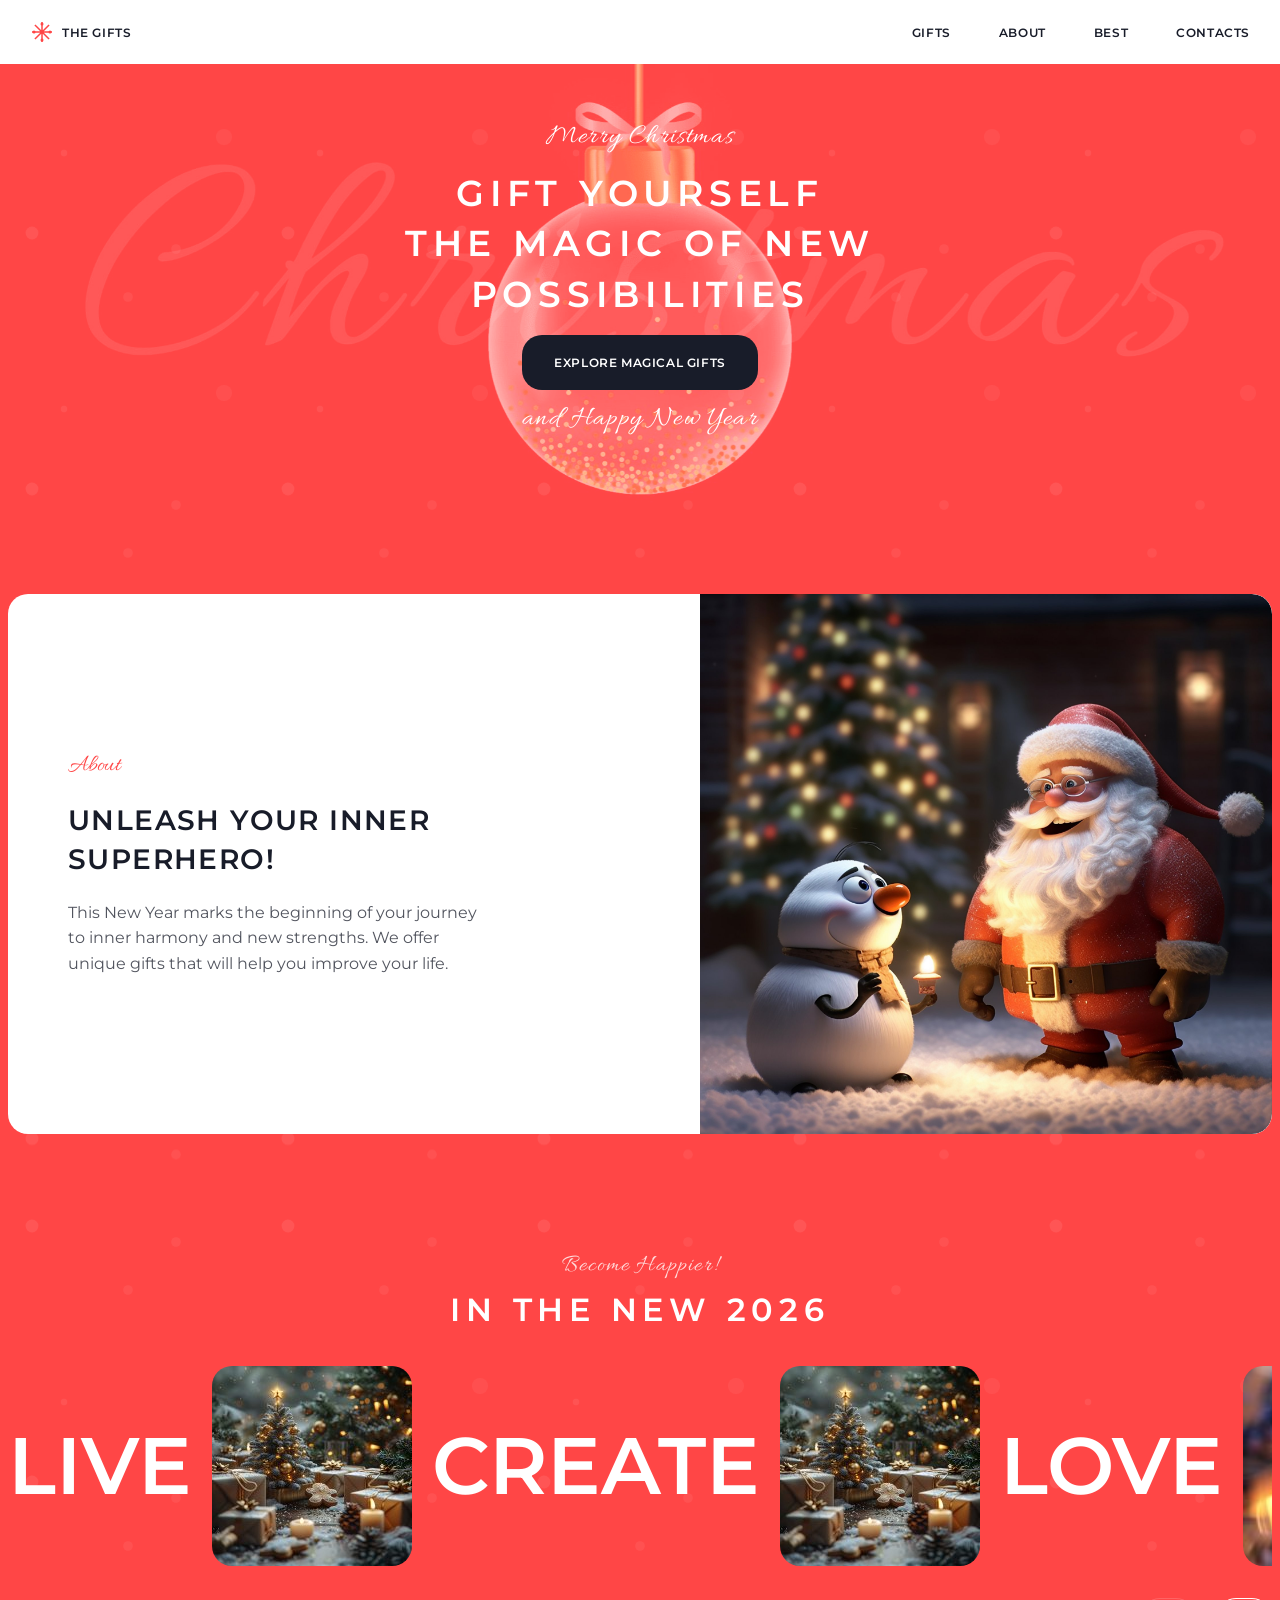
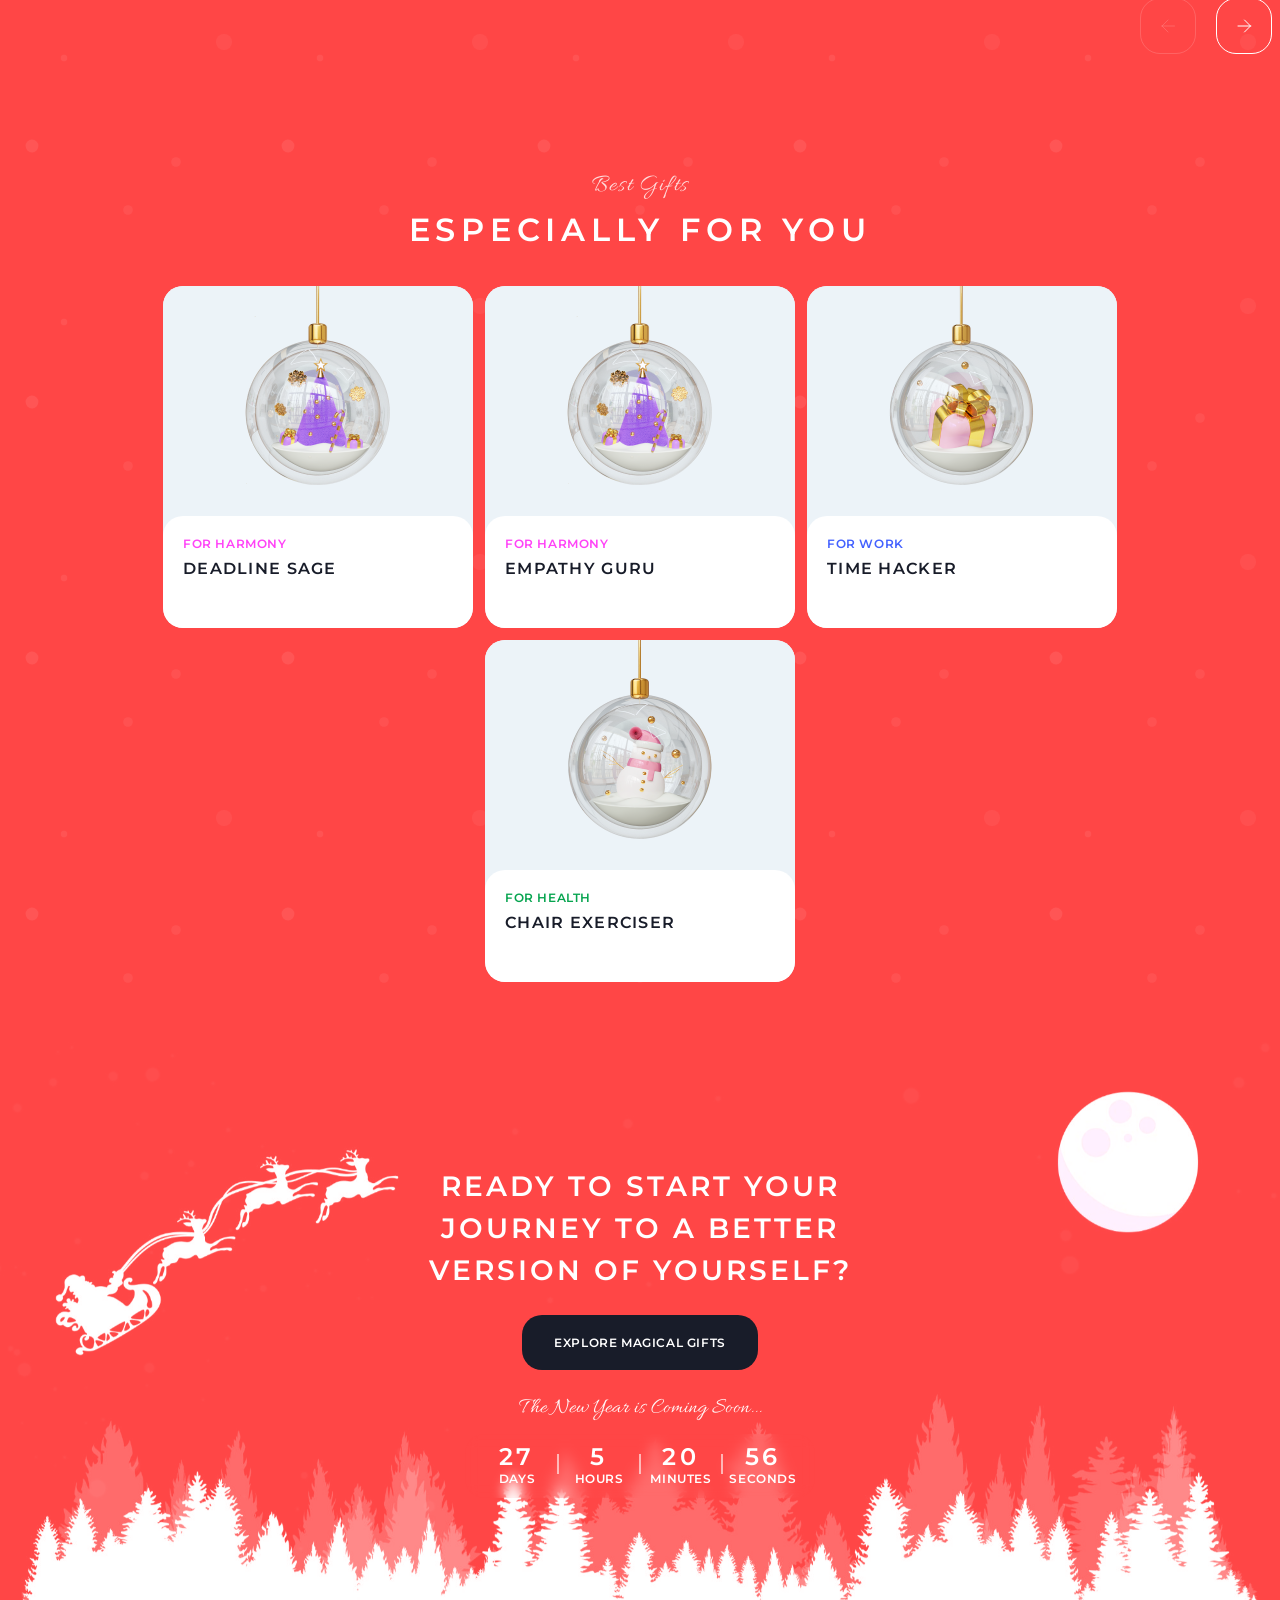
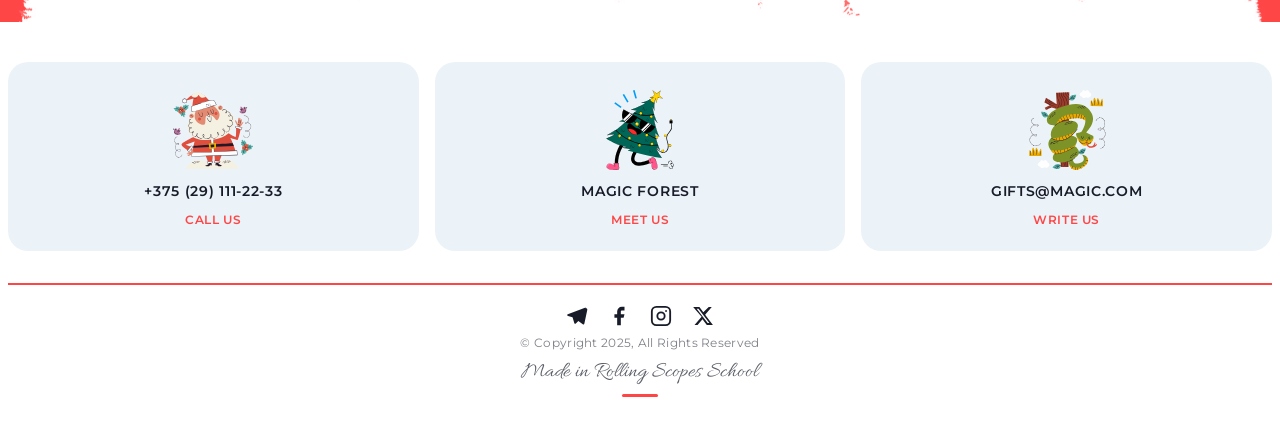
<file: christmas-shop/index.html>
<!DOCTYPE html>
<html lang="en">
<head>
  <meta charset="UTF-8">
  <meta name="viewport" content="width=device-width, initial-scale=1.0">
  <title>The Gifts - Christmas Shop</title>
  <link rel="icon" type="image/svg+xml" href="assets/favicon.svg">
  <link rel="preconnect" href="https://fonts.googleapis.com">
  <link rel="preconnect" href="https://fonts.gstatic.com" crossorigin>
  <link href="https://fonts.googleapis.com/css2?family=Allura&amp;family=Montserrat:wght@400;600&amp;display=swap" rel="stylesheet">
  <link rel="stylesheet" href="css/style.css">
</head>
<body>
<div class="page-wrapper">

  
  <header class="header">
    <div class="header__inner">
      <a href="index.html" class="header__logo">
        <img class="header__logo-icon" src="assets/snowflake.svg" alt="snowflake">
        <span class="header__logo-text">The Gifts</span>
      </a>

      <button class="burger" id="burger" aria-label="Open menu"> 
      <span class="burger__line"></span> 
      <span class="burger__line"></span> 
      <span class="burger__line"></span> 
    </button> 
      <nav class="header__nav" id="nav"> 
      <ul class="header__nav-list"> 
        <li><a href="gifts/index.html" class="header__nav-link">Gifts</a></li> 
        <li><a href="#about" class="header__nav-link">About</a></li> 
        <li><a href="#best" class="header__nav-link">Best</a></li> 
        <li><a href="#contacts" class="header__nav-link">Contacts</a></li> 
      </ul> 
    </nav> 
  </div> 
</header> 
  

  <main>

  
    <section class="hero">
     
      <div class="hero__ball-bg">
        <img src="assets/hero-ball.png" alt="" aria-hidden="true" class="hero__ball-img">
      </div>

      
      <div class="hero__content">
        <p class="hero__caption">Merry Christmas</p>
        <h1 class="hero__title">Gift yourself<br>the magic of new<br>possibilities</h1>
        <a href="gifts/index.html" class="btn btn--dark">Explore Magical Gifts</a>
        <p class="hero__caption">and Happy New Year</p>
      </div>
    </section>

    
    <section id="about" class="about">
      <div class="about__card">
        <div class="about__text-wrap">
          <div class="about__text-inner">
            <p class="about__label">About</p>
            <h2 class="about__title">Unleash your inner superhero!</h2>
            <p class="about__desc">
              This New Year marks the beginning of your journey to inner harmony
              and new strengths. We offer unique gifts that will help you improve your life.
            </p>
          </div>
        </div>
        <div class="about__image-wrap">
          
          <img class="about__image" src="assets/santa-about.png" alt="Santa Claus with snowman">
        </div>
      </div>
    </section>

    
    <section id="slider" class="slider-section">
      <div class="slider-section__inner">
        <div class="slider-section__header">
          <p class="caption">Become Happier!</p>
          <p class="section-subtitle">in the new 2026</p>
        </div>

        <div class="slider-section__track-wrap">
          <div class="slider-track" id="sliderTrack">
            <span class="slider-word">Live</span>
            <div class="slider-image">
              <img src="assets/snowman.png" alt="Snowman">
            </div>
            <span class="slider-word">Create</span>
            <div class="slider-image">
              <img src="assets/christmas-trees.png" alt="Christmas trees">
            </div>
            <span class="slider-word">Love</span>
            <div class="slider-image">
              <img src="assets/christmas-tree-ball.png" alt="Christmas tree ball">
            </div>
            <span class="slider-word">Dream</span>
            <div class="slider-image">
              <img src="assets/fairytale-house.png" alt="Fairytale house">
            </div>
          </div>
        </div>

        <div class="slider-section__controls">
          <button class="slider-btn slider-btn--prev" id="sliderPrev" aria-label="Previous">
            <img src="assets/arrow-left.svg" alt="previous">
          </button>
          <button class="slider-btn slider-btn--next" id="sliderNext" aria-label="Next">
            <img src="assets/arrow-right.svg" alt="next">
          </button>
        </div>
      </div>
    </section>

    
    <section id="best" class="best-gifts">
      <div class="best-gifts__inner">
        <div class="best-gifts__header">
          <p class="caption">Best Gifts</p>
          <p class="section-subtitle">Especially for you</p>
        </div>
        <div class="best-gifts__grid">
     <<section id="best" class="best-gifts">
      <div class="best-gifts__inner">
        <div class="best-gifts__header">
          <p class="caption">Best Gifts</p>
          <p class="section-subtitle">Especially for you</p>
        </div>
        <div class="best-gifts__grid"></div>
      </div>
    </section>

        </div>
      </div>
    </section>

   
    <section class="cta">
      <div class="cta__layer cta__layer--snow"></div>
      <div class="cta__layer cta__layer--scene"></div>

      <div class="cta__inner">
        <div class="cta__content">
          <h2 class="cta__title">
            Ready to start your journey to a better version of yourself?
          </h2>
          <a href="gifts/index.html" class="btn btn--dark">Explore Magical Gifts</a>

          <div class="cta__timer-wrap">
            <p class="cta__timer-caption">The New Year is Coming Soon...</p>
            <div class="timer" id="countdown">
              <div class="timer__block">
                <span class="timer__value" id="timerDays">00</span>
                <span class="timer__label">days</span>
              </div>
              <div class="timer__sep"></div>
              <div class="timer__block">
                <span class="timer__value" id="timerHours">00</span>
                <span class="timer__label">hours</span>
              </div>
              <div class="timer__sep"></div>
              <div class="timer__block">
                <span class="timer__value" id="timerMinutes">00</span>
                <span class="timer__label">minutes</span>
              </div>
              <div class="timer__sep"></div>
              <div class="timer__block">
                <span class="timer__value" id="timerSeconds">00</span>
                <span class="timer__label">seconds</span>
              </div>
            </div>
          </div>
        </div>
      </div>
    </section>

  </main>

 
  <footer id="contacts" class="footer">
    <div class="footer__inner">

      <div class="footer__cards">

        <a href="tel:+375291112233" class="footer__card">
          <div class="footer__card-icon">
            <img src="assets/footer-santa.svg" alt="Santa Claus">
          </div>
          <span class="footer__card-value">+375 (29) 111-22-33</span>
          <span class="footer__card-label">Call Us</span>
        </a>

        <a href="https://maps.google.com/?q=Belovezhskaya+Pushcha" target="_blank" rel="noopener" class="footer__card">
          <div class="footer__card-icon">
            <img src="assets/footer-tree.svg" alt="Christmas Tree">
          </div>
          <span class="footer__card-value">Magic Forest</span>
          <span class="footer__card-label">Meet Us</span>
        </a>

        <a href="mailto:gifts@magic.com" class="footer__card">
          <div class="footer__card-icon">
            <img src="assets/footer-snake.svg" alt="Snake">
          </div>
          <span class="footer__card-value">gifts@magic.com</span>
          <span class="footer__card-label">Write Us</span>
        </a>

      </div>

      <div class="footer__bottom">
        <div class="footer__bottom-center">
          <div class="footer__socials">
            <a href="#" class="footer__social-link">
              <img src="assets/icon-telegram.svg" alt="Telegram">
            </a>
            <a href="#" class="footer__social-link">
              <img src="assets/icon-facebook.svg" alt="Facebook">
            </a>
            <a href="#" class="footer__social-link">
              <img src="assets/icon-instagram.svg" alt="Instagram">
            </a>
            <a href="#" class="footer__social-link">
              <img src="assets/icon-x.svg" alt="X">
            </a>
          </div>
          <p class="footer__copyright">© Copyright 2025, All Rights Reserved</p>
          <a href="https://rs.school/" target="_blank" rel="noopener" class="footer__rss-link">Made in Rolling Scopes School</a>
          <span class="footer__rss-accent"></span>
        </div>
      </div>

    </div>
  </footer>

</div>
<script src="js/main.js"></script>
</body>
</html>
</file>
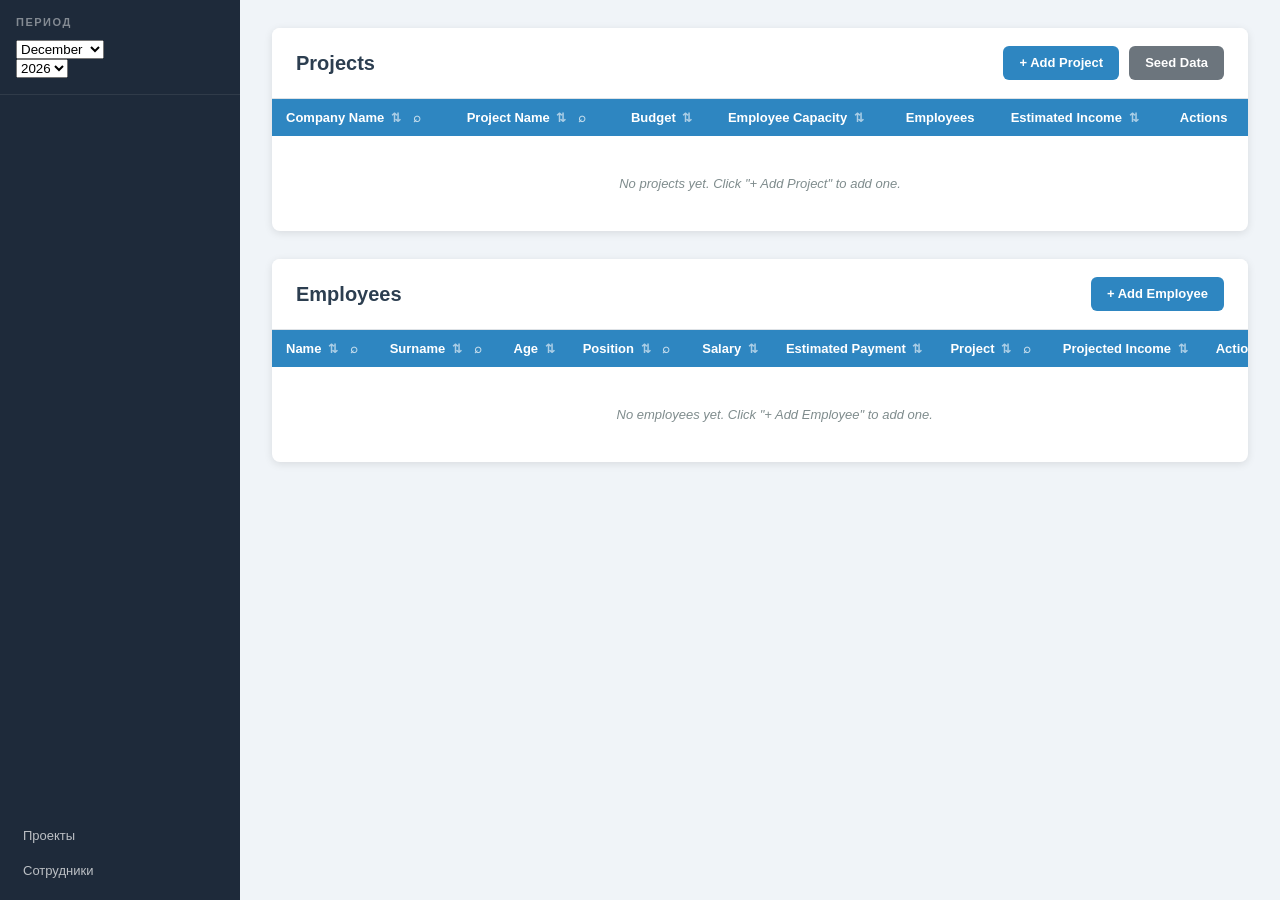
<file: Dashboard Project/index.html>
<!DOCTYPE html>
<html lang="en">
<head>
  <meta charset="UTF-8" />
  <meta name="viewport" content="width=device-width, initial-scale=1.0" />
  <title>Outsource Dashboard</title>
  <link rel="stylesheet" href="style.css" />
</head>
<body>

  <div class="sidebar-backdrop" id="sidebarBackdrop"></div>
  <button class="sidebar-toggle" id="sidebarToggle" title="Toggle menu">☰</button>

  <nav class="sidebar" id="sidebar">
    <div class="period-selector">
      <h3>Период</h3>
      <div class="period-field">
        <select id="monthSelect" class="period-select"></select>
      </div>
      <div class="period-field">
        <select id="yearSelect" class="period-select"></select>
      </div>
    </div>
    <ul class="nav-links">
      <li><a href="#projects" onclick="closeSidebar()">Проекты</a></li>
      <li><a href="#employees" onclick="closeSidebar()">Сотрудники</a></li>
    </ul>
  </nav>

  <main class="main-content" id="mainContent">

    <section id="projects" class="section">
      <div class="section-header">
        <h2>Projects</h2>
        <div class="section-actions">
          <button class="btn btn-primary" id="addProjectBtn">+ Add Project</button>
          <button class="btn btn-secondary" id="seedDataBtn">Seed Data</button>
        </div>
      </div>
      <div class="table-wrapper">
        <table class="data-table" id="projectsTable">
          <thead>
            <tr>
              <th onclick="sortBy('projects','company')">Company Name <span class="sort-icon">⇅</span> <span class="search-icon" onclick="toggleSearch(event,'pCompany')">⌕</span></th>
              <th onclick="sortBy('projects','name')">Project Name <span class="sort-icon">⇅</span> <span class="search-icon" onclick="toggleSearch(event,'pName')">⌕</span></th>
              <th onclick="sortBy('projects','budget')">Budget <span class="sort-icon">⇅</span></th>
              <th onclick="sortBy('projects','capacity')">Employee Capacity <span class="sort-icon">⇅</span></th>
              <th>Employees</th>
              <th onclick="sortBy('projects','income')">Estimated Income <span class="sort-icon">⇅</span></th>
              <th>Actions</th>
            </tr>
            <tr class="search-row" id="projectSearchRow">
              <td><input type="text" id="pCompany" class="search-input" placeholder="Search company..." oninput="renderAll()" /></td>
              <td><input type="text" id="pName" class="search-input" placeholder="Search project..." oninput="renderAll()" /></td>
              <td colspan="5"></td>
            </tr>
          </thead>
          <tbody id="projectsBody"></tbody>
        </table>
      </div>
    </section>

    <section id="employees" class="section">
      <div class="section-header">
        <h2>Employees</h2>
        <button class="btn btn-primary" id="addEmployeeBtn">+ Add Employee</button>
      </div>
      <div class="table-wrapper">
        <table class="data-table" id="employeesTable">
          <thead>
            <tr>
              <th onclick="sortBy('employees','name')">Name <span class="sort-icon">⇅</span> <span class="search-icon" onclick="toggleSearch(event,'eName')">⌕</span></th>
              <th onclick="sortBy('employees','surname')">Surname <span class="sort-icon">⇅</span> <span class="search-icon" onclick="toggleSearch(event,'eSurname')">⌕</span></th>
              <th onclick="sortBy('employees','age')">Age <span class="sort-icon">⇅</span></th>
              <th onclick="sortBy('employees','position')">Position <span class="sort-icon">⇅</span> <span class="search-icon" onclick="toggleSearch(event,'ePosition')">⌕</span></th>
              <th onclick="sortBy('employees','salary')">Salary <span class="sort-icon">⇅</span></th>
              <th onclick="sortBy('employees','payment')">Estimated Payment <span class="sort-icon">⇅</span></th>
              <th onclick="sortBy('employees','project')">Project <span class="sort-icon">⇅</span> <span class="search-icon" onclick="toggleSearch(event,'eProject')">⌕</span></th>
              <th onclick="sortBy('employees','income')">Projected Income <span class="sort-icon">⇅</span></th>
              <th>Actions</th>
            </tr>
            <tr class="search-row" id="employeeSearchRow">
              <td><input type="text" id="eName" class="search-input" placeholder="Search name..." oninput="renderAll()" /></td>
              <td><input type="text" id="eSurname" class="search-input" placeholder="Search surname..." oninput="renderAll()" /></td>
              <td></td>
              <td><input type="text" id="ePosition" class="search-input" placeholder="Search position..." oninput="renderAll()" /></td>
              <td></td><td></td>
              <td><input type="text" id="eProject" class="search-input" placeholder="Search project..." oninput="renderAll()" /></td>
              <td colspan="2"></td>
            </tr>
          </thead>
          <tbody id="employeesBody"></tbody>
        </table>
      </div>
    </section>

  </main>

  <!-- MODAL: Project detail employees -->
  <div class="modal" id="projectDetailModal">
    <div class="modal-overlay" id="projectDetailOverlay"></div>
    <div class="modal-content modal-xl">
      <div class="modal-title-row">
        <h3 id="projectDetailTitle">Project Employees</h3>
        <button class="modal-close" id="closeProjectDetailBtn">&times;</button>
      </div>
      <div class="table-wrapper">
        <table class="data-table" id="projectDetailTable">
          <thead>
            <tr>
              <th>Employee</th>
              <th>Capacity</th>
              <th>Fit</th>
              <th>Vacation</th>
              <th>Effective</th>
              <th>Revenue</th>
              <th>Cost</th>
              <th>Profit</th>
              <th>Actions</th>
            </tr>
          </thead>
          <tbody id="projectDetailBody"></tbody>
        </table>
      </div>
    </div>
  </div>

  <!-- MODAL: Add employee -->
  <div class="modal" id="employeeModal">
    <div class="modal-overlay" id="employeeOverlay"></div>
    <div class="modal-content">
      <h3>Add New Employee</h3>
      <form id="employeeForm" novalidate>
        <div class="form-group">
          <label for="empName">Name: <span class="required">*</span></label>
          <input type="text" id="empName" placeholder="Enter name" autocomplete="off" />
          <span class="error-msg" id="empNameError">Name must be at least 3 characters and contain only letters</span>
        </div>
        <div class="form-group">
          <label for="empSurname">Surname: <span class="required">*</span></label>
          <input type="text" id="empSurname" placeholder="Enter surname" autocomplete="off" />
          <span class="error-msg" id="empSurnameError">Surname must be at least 3 characters and contain only letters</span>
        </div>
        <div class="form-group">
          <label for="empDob">Date of Birth: <span class="required">*</span></label>
          <input type="date" id="empDob" />
          <span class="error-msg" id="empDobError">You must be at least 18 years old</span>
        </div>
        <div class="form-group">
          <label for="empPosition">Position: <span class="required">*</span></label>
          <select id="empPosition">
            <option value="">Select position</option>
            <option value="Junior">Junior</option>
            <option value="Middle">Middle</option>
            <option value="Senior">Senior</option>
            <option value="Lead">Lead</option>
            <option value="Architect">Architect</option>
            <option value="BO">BO</option>
          </select>
          <span class="error-msg" id="empPositionError">Please select a position</span>
        </div>
        <div class="form-group">
          <label for="empSalary">Salary: <span class="required">*</span></label>
          <input type="number" id="empSalary" min="1" placeholder="0" />
          <span class="error-msg" id="empSalaryError">Salary must be greater than 0</span>
        </div>
        <div class="modal-actions">
          <button type="submit" class="btn btn-primary">Add</button>
          <button type="button" class="btn btn-secondary" id="cancelEmployeeBtn">Cancel</button>
        </div>
      </form>
    </div>
  </div>

  <!-- MODAL: Add project -->
  <div class="modal" id="projectModal">
    <div class="modal-overlay" id="projectOverlay"></div>
    <div class="modal-content">
      <h3>Add New Project</h3>
      <form id="projectForm" novalidate>
        <div class="form-group">
          <label for="projName">Project Name: <span class="required">*</span></label>
          <input type="text" id="projName" autocomplete="off" />
          <span class="error-msg" id="projNameError">Project name must be at least 3 characters</span>
        </div>
        <div class="form-group">
          <label for="projCompany">Company Name: <span class="required">*</span></label>
          <input type="text" id="projCompany" autocomplete="off" />
          <span class="error-msg" id="projCompanyError">Company name must be at least 2 characters</span>
        </div>
        <div class="form-group">
          <label for="projBudget">Budget: <span class="required">*</span></label>
          <input type="number" id="projBudget" min="1" placeholder="0" />
          <span class="error-msg" id="projBudgetError">Budget must be greater than 0</span>
        </div>
        <div class="form-group">
          <label for="projCapacity">Employee Capacity: <span class="required">*</span></label>
          <input type="number" id="projCapacity" min="1" placeholder="1" />
          <span class="error-msg" id="projCapacityError">Employee capacity must be at least 1</span>
        </div>
        <div class="modal-actions">
          <button type="submit" class="btn btn-primary">Add</button>
          <button type="button" class="btn btn-secondary" id="cancelProjectBtn">Cancel</button>
        </div>
      </form>
    </div>
  </div>

  <!-- MODAL: Seed Data -->
  <div class="modal" id="seedModal">
    <div class="modal-overlay" id="seedOverlay"></div>
    <div class="modal-content modal-wide">
      <div class="modal-title-row">
        <h3>Seed Data from Month</h3>
        <button class="modal-close" id="closeSeedBtn">&times;</button>
      </div>
      <p class="seed-desc">Select a month to copy its data to the current month (<span id="currentMonthLabel"></span>):</p>
      <div class="table-wrapper">
        <table class="data-table" id="seedTable">
          <thead>
            <tr>
              <th>Year</th><th>Month</th><th>Projects</th>
              <th>Employees</th><th>Total Est. Income</th><th>Action</th>
            </tr>
          </thead>
          <tbody id="seedBody"></tbody>
        </table>
      </div>
    </div>
  </div>

  <script src="app.js"></script>
</body>
</html>
</file>
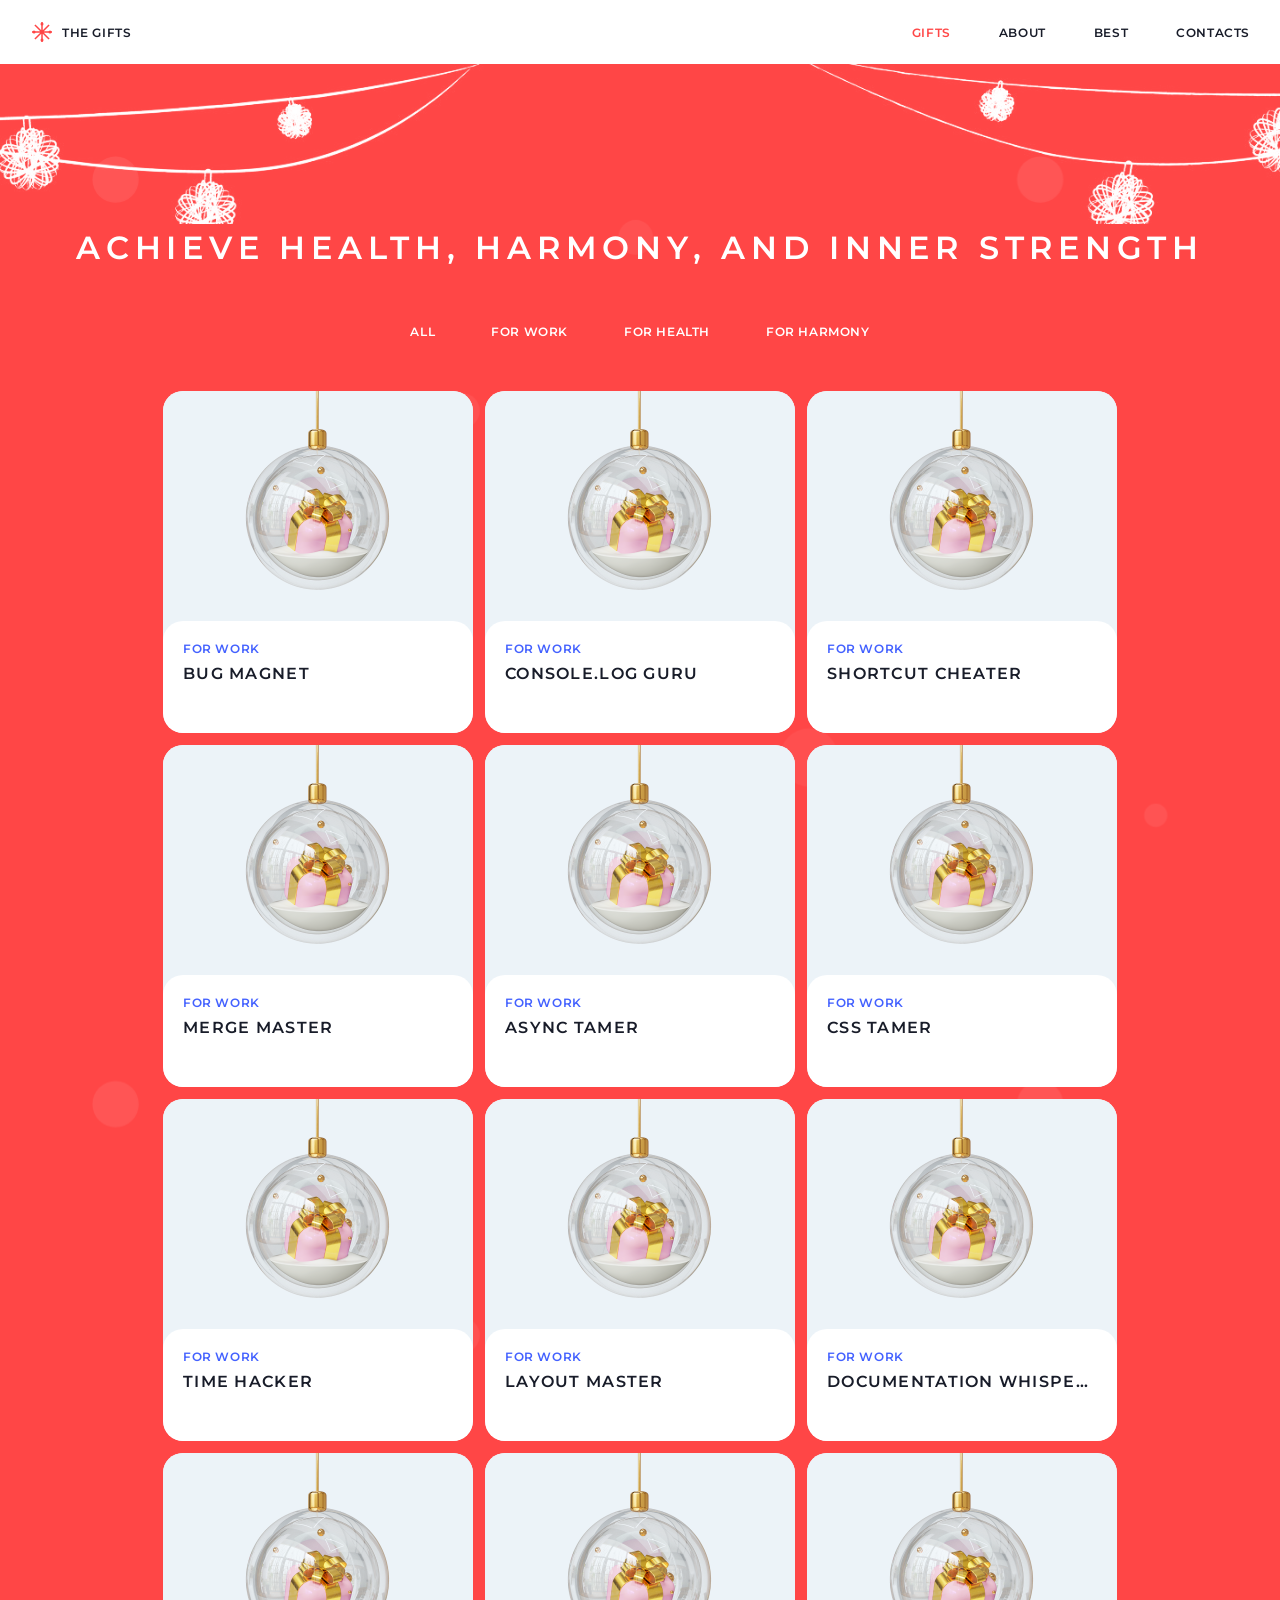
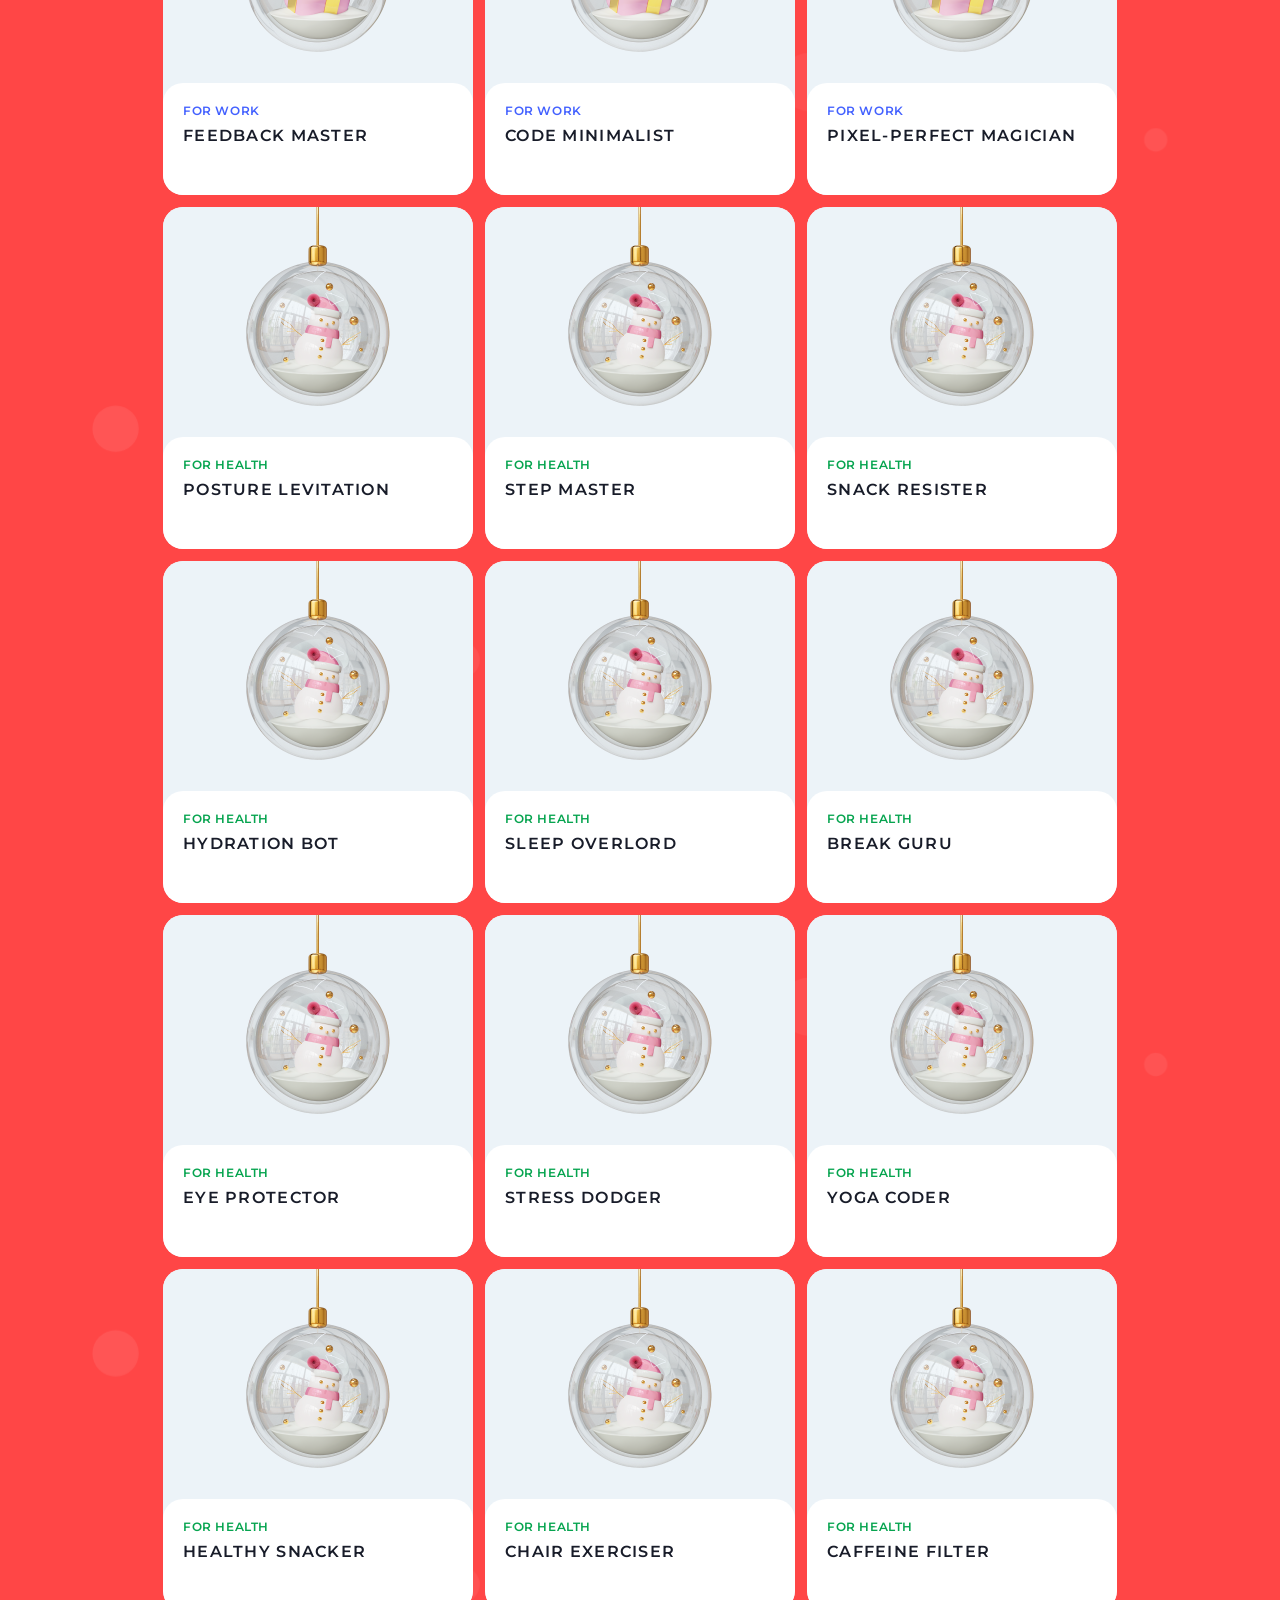
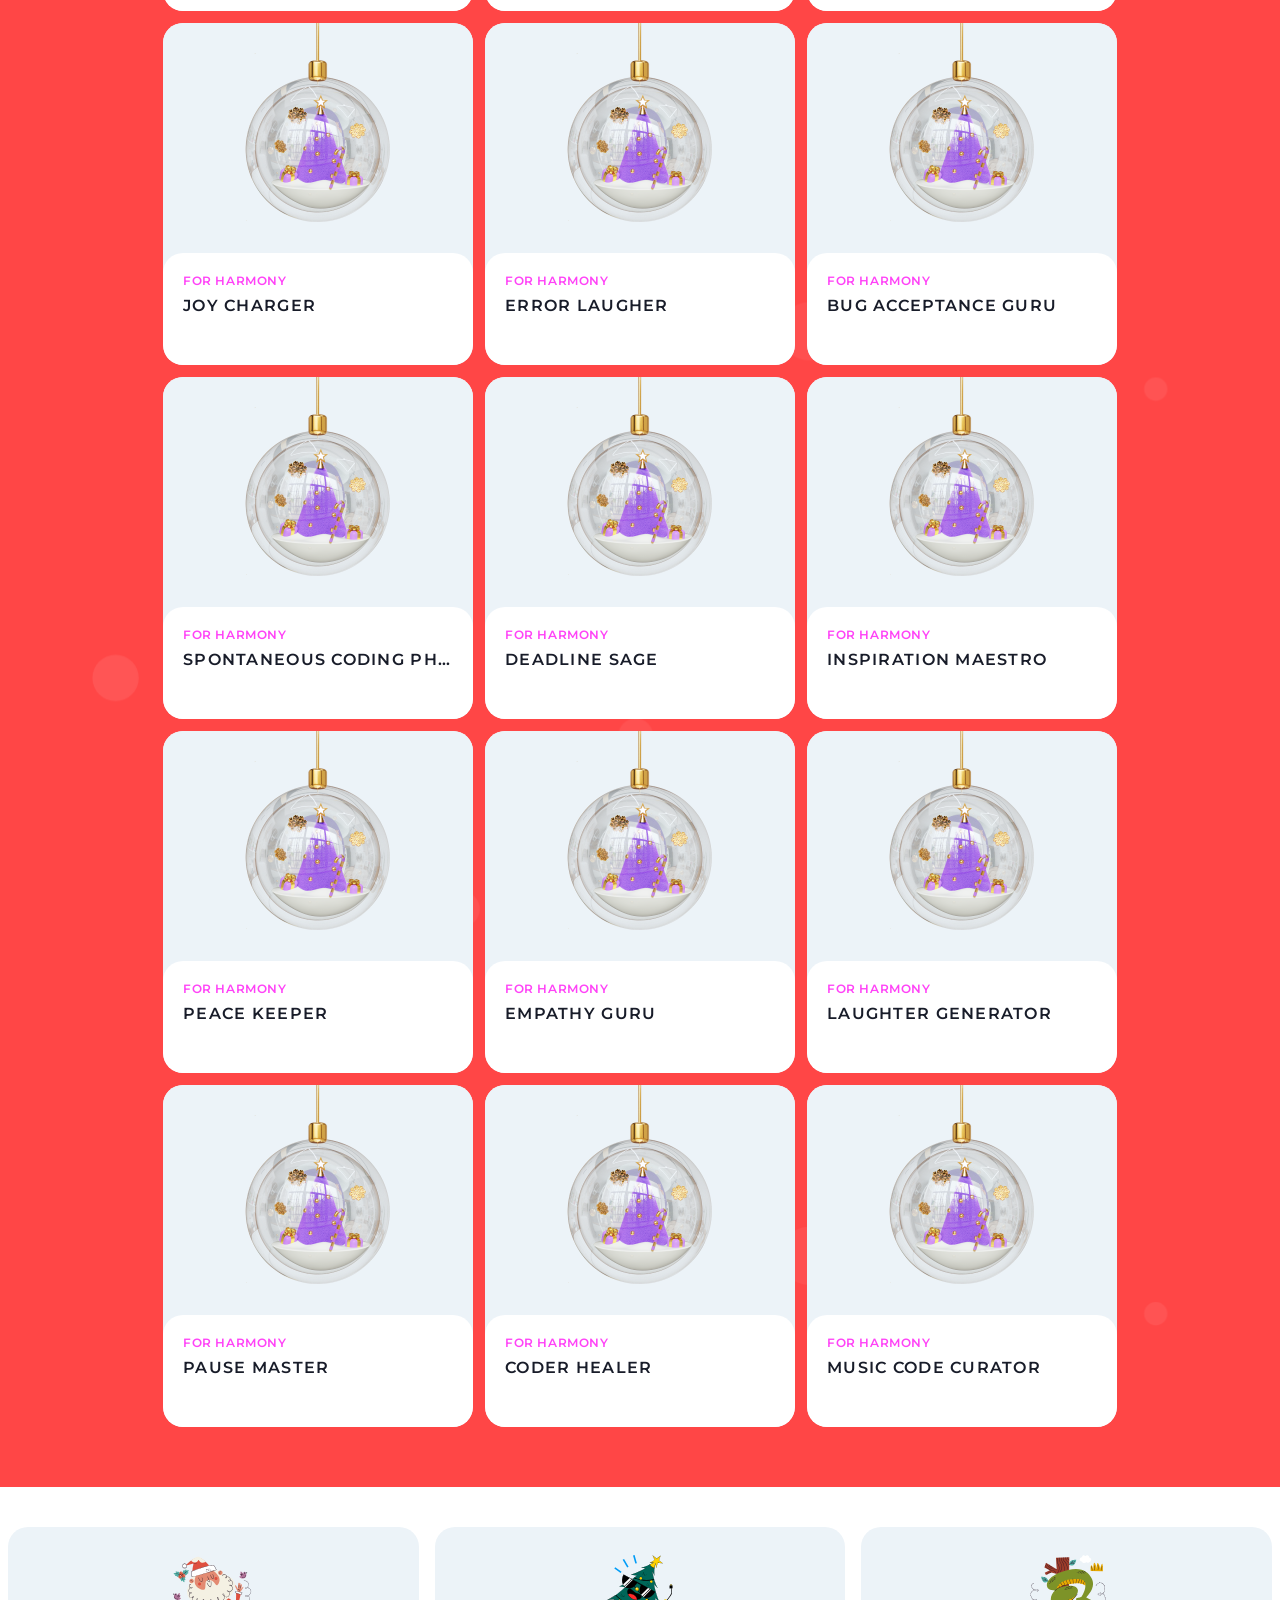
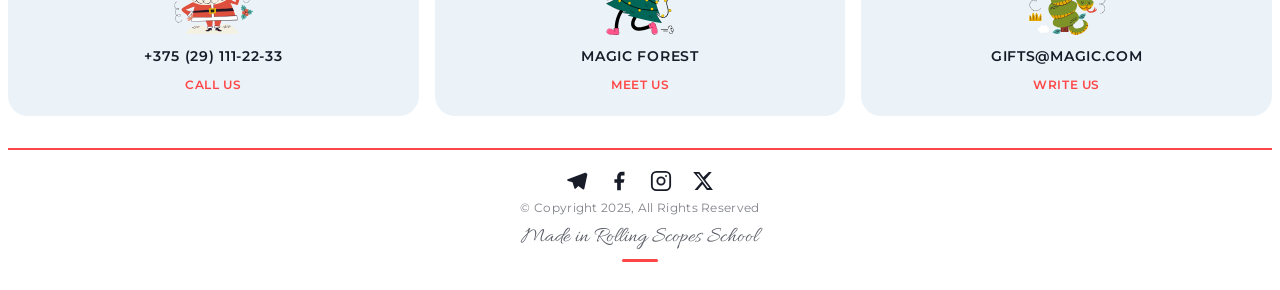
<file: christmas-shop/gifts/index.html>
<!DOCTYPE html>
<html lang="en">
<head>
  <meta charset="UTF-8">
  <meta name="viewport" content="width=device-width, initial-scale=1.0">
  <title>Gifts - Christmas Shop</title>
  <link rel="icon" type="image/svg+xml" href="../assets/favicon.svg">
  <link rel="preconnect" href="https://fonts.googleapis.com">
  <link rel="preconnect" href="https://fonts.gstatic.com" crossorigin>
  <link href="https://fonts.googleapis.com/css2?family=Allura&amp;family=Montserrat:wght@400;600&amp;display=swap" rel="stylesheet">
  <link rel="stylesheet" href="../css/style.css">
</head>
<body>
<div class="page-wrapper">

  
  <header class="header">
  <div class="header__inner">
    
    <a href="../index.html" class="header__logo">
      <img class="header__logo-icon" src="../assets/snowflake.svg" alt="snowflake">
      <span class="header__logo-text">The Gifts</span>
    </a>

    
    <button class="burger" id="burger" aria-label="Open menu"> 
      <span class="burger__line"></span> 
      <span class="burger__line"></span> 
      <span class="burger__line"></span>
    </button> 

    
    <nav class="header__nav" id="nav"> 
      <ul class="header__nav-list">
        <li><span class="header__nav-link header__nav-link--active">Gifts</span></li>
        <li><a href="../index.html#about" class="header__nav-link">About</a></li>
        <li><a href="../index.html#best" class="header__nav-link">Best</a></li>
        <li><a href="#contacts" class="header__nav-link">Contacts</a></li>
      </ul>
    </nav> 
  </div>
</header>


  <main>

  
    <section class="gifts-section">

     
      <div class="gifts-section__garland">
        <img src="../assets/bg-garland.png" alt="">
      </div>

      <div class="gifts-section__inner">
        <div class="gifts-section__header">
          <h1 class="gifts-section__title">Achieve health, harmony, and inner strength</h1>
        </div>

        
        <div class="tabs" role="tablist">
          <button class="tab tab--active" data-filter="all" aria-selected="true">All</button>
          <button class="tab" data-filter="work" aria-selected="false">For Work</button>
          <button class="tab" data-filter="health" aria-selected="false">For Health</button>
          <button class="tab" data-filter="harmony" aria-selected="false">For Harmony</button>
        </div>

       
        <div class="gifts-grid" id="giftsGrid">

          <div class="gift-card" data-category="work">
            <div class="gift-card__image">
              <img src="../assets/card-work.png" alt="Console.log Guru">
            </div>
            <div class="gift-card__info">
              <span class="gift-card__tag gift-card__tag--work">For work</span>
              <span class="gift-card__name">Console.log Guru</span>
            </div>
          </div>

          <div class="gift-card" data-category="health">
            <div class="gift-card__image">
              <img src="../assets/card-health.png" alt="Step Master">
            </div>
            <div class="gift-card__info">
              <span class="gift-card__tag gift-card__tag--health">For health</span>
              <span class="gift-card__name">Step Master</span>
            </div>
          </div>

          <div class="gift-card" data-category="work">
            <div class="gift-card__image">
              <img src="../assets/card-work.png" alt="Bug Magnet">
            </div>
            <div class="gift-card__info">
              <span class="gift-card__tag gift-card__tag--work">For work</span>
              <span class="gift-card__name">Bug Magnet</span>
            </div>
          </div>

          <div class="gift-card" data-category="work">
            <div class="gift-card__image">
              <img src="../assets/card-work.png" alt="Shortcut Cheater">
            </div>
            <div class="gift-card__info">
              <span class="gift-card__tag gift-card__tag--work">For work</span>
              <span class="gift-card__name">Shortcut Cheater</span>
            </div>
          </div>

          <div class="gift-card" data-category="health">
            <div class="gift-card__image">
              <img src="../assets/card-health.png" alt="Posture Levitation">
            </div>
            <div class="gift-card__info">
              <span class="gift-card__tag gift-card__tag--health">For health</span>
              <span class="gift-card__name">Posture Levitation</span>
            </div>
          </div>

          <div class="gift-card" data-category="harmony">
            <div class="gift-card__image">
              <img src="../assets/card-harmony.png" alt="Bug Acceptance Guru">
            </div>
            <div class="gift-card__info">
              <span class="gift-card__tag gift-card__tag--harmony">For harmony</span>
              <span class="gift-card__name">Bug Acceptance Guru</span>
            </div>
          </div>

          <div class="gift-card" data-category="health">
            <div class="gift-card__image">
              <img src="../assets/card-health.png" alt="Snack Resister">
            </div>
            <div class="gift-card__info">
              <span class="gift-card__tag gift-card__tag--health">For health</span>
              <span class="gift-card__name">Snack Resister</span>
            </div>
          </div>

          <div class="gift-card" data-category="harmony">
            <div class="gift-card__image">
              <img src="../assets/card-harmony2.png" alt="Error Laugher">
            </div>
            <div class="gift-card__info">
              <span class="gift-card__tag gift-card__tag--harmony">For harmony</span>
              <span class="gift-card__name">Error Laugher</span>
            </div>
          </div>

          <div class="gift-card" data-category="health">
            <div class="gift-card__image">
              <img src="../assets/card-health.png" alt="Hydration Bot">
            </div>
            <div class="gift-card__info">
              <span class="gift-card__tag gift-card__tag--health">For health</span>
              <span class="gift-card__name">Hydration Bot</span>
            </div>
          </div>

          <div class="gift-card" data-category="work">
            <div class="gift-card__image">
              <img src="../assets/card-work.png" alt="Merge Master">
            </div>
            <div class="gift-card__info">
              <span class="gift-card__tag gift-card__tag--work">For work</span>
              <span class="gift-card__name">Merge Master</span>
            </div>
          </div>

          <div class="gift-card" data-category="harmony">
            <div class="gift-card__image">
              <img src="../assets/card-harmony.png" alt="Joy Charger">
            </div>
            <div class="gift-card__info">
              <span class="gift-card__tag gift-card__tag--harmony">For harmony</span>
              <span class="gift-card__name">Joy Charger</span>
            </div>
          </div>

          <div class="gift-card" data-category="harmony">
            <div class="gift-card__image">
              <img src="../assets/card-harmony.png" alt="Spontaneous Coding Philosopher">
            </div>
            <div class="gift-card__info">
              <span class="gift-card__tag gift-card__tag--harmony">For harmony</span>
              <span class="gift-card__name">Spontaneous Coding Philosopher</span>
            </div>
          </div>

        </div>
      </div>
    </section>

  </main>

  
  <footer id="contacts" class="footer">
    <div class="footer__inner">

      <div class="footer__cards">

        <a href="tel:+375291112233" class="footer__card">
          <div class="footer__card-icon">
            <img src="../assets/footer-santa.svg" alt="Santa Claus">
          </div>
          <span class="footer__card-value">+375 (29) 111-22-33</span>
          <span class="footer__card-label">Call Us</span>
        </a>

        <a href="https://maps.google.com/?q=Belovezhskaya+Pushcha" target="_blank" rel="noopener" class="footer__card">
          <div class="footer__card-icon">
            <img src="../assets/footer-tree.svg" alt="Christmas Tree">
          </div>
          <span class="footer__card-value">Magic Forest</span>
          <span class="footer__card-label">Meet Us</span>
        </a>

        <a href="mailto:gifts@magic.com" class="footer__card">
          <div class="footer__card-icon">
            <img src="../assets/footer-snake.svg" alt="Snake">
          </div>
          <span class="footer__card-value">gifts@magic.com</span>
          <span class="footer__card-label">Write Us</span>
        </a>

      </div>

      <div class="footer__bottom">
        <div class="footer__bottom-center">
          <div class="footer__socials">
            <a href="#" class="footer__social-link">
              <img src="../assets/icon-telegram.svg" alt="Telegram">
            </a>
            <a href="#" class="footer__social-link">
              <img src="../assets/icon-facebook.svg" alt="Facebook">
            </a>
            <a href="#" class="footer__social-link">
              <img src="../assets/icon-instagram.svg" alt="Instagram">
            </a>
            <a href="#" class="footer__social-link">
              <img src="../assets/icon-x.svg" alt="X">
            </a>
          </div>
          <p class="footer__copyright">© Copyright 2025, All Rights Reserved</p>
          <a href="https://rs.school/" target="_blank" rel="noopener" class="footer__rss-link">Made in Rolling Scopes School</a>
          <span class="footer__rss-accent"></span>
        </div>
      </div>

    </div>
  </footer>

</div>
<script src="../js/main.js"></script>
</body>
</html>
</file>
<file: christmas-shop/css/style.css>
:root {
  --primary: #ff4646;
  --dark: #181c29;
  --content-bg: #ecf3f8;
  --white: #ffffff;
  --tag-purple: #4361ff;
  --tag-green: #06a44f;
  --tag-pink: #ff43f7;
}

*,
*::before,
*::after {
  box-sizing: border-box;
  margin: 0;
  padding: 0;
}

html {
  scroll-behavior: smooth;
}

body {
  font-family: 'Montserrat', sans-serif;
  background-color: #f0f0f0;
}

img {
  display: block;
  max-width: 100%;
}

a {
  text-decoration: none;
  color: inherit;
}

ul {
  list-style: none;
}

button {
  font-family: 'Montserrat', sans-serif;
}

.page-wrapper {
  max-width: 1440px;
  margin: 0 auto;
  background-color: var(--primary);
  overflow: hidden;
}

.caption {
  font-family: 'Allura', cursive;
  font-size: 24px;
  font-weight: 400;
  line-height: 1;
  letter-spacing: 1.2px;
  color: rgba(255, 255, 255, 0.8);
}

.section-subtitle {
  font-size: 32px;
  font-weight: 600;
  line-height: 1.5;
  letter-spacing: 5.76px;
  text-transform: uppercase;
  color: var(--white);
}

.btn {
  display: inline-flex;
  align-items: center;
  justify-content: center;
  padding: 20px 32px;
  border-radius: 20px;
  border: none;
  cursor: pointer;
  font-family: 'Montserrat', sans-serif;
  font-size: 12px;
  font-weight: 600;
  letter-spacing: 0.6px;
  text-transform: uppercase;
  text-decoration: none;
  transition: background-color 0.3s ease;
}

.btn--dark {
  background-color: var(--dark);
  color: var(--white);
}

.btn--dark:hover {
  background-color: #2d3350;
}

.header {
  position: sticky;
  top: 0;
  z-index: 100;
  background-color: var(--white);
  width: 100%;
  isolation: isolate;
}

.header__inner {
  max-width: 1276px;
  margin: 0 auto;
  padding: 12px 8px;
  display: flex;
  align-items: center;
  gap: 12px;
}

.header__logo {
  display: flex;
  align-items: center;
  gap: 8px;
  padding: 8px 20px;
  border-radius: 12px;
  transition: opacity 0.3s ease;
  flex-shrink: 0;
}

.header__logo:hover {
  opacity: 0.75;
}

.header__logo-icon {
  width: 24px;
  height: 24px;
}

.header__logo-text {
  font-size: 12px;
  font-weight: 600;
  letter-spacing: 0.6px;
  text-transform: uppercase;
  color: var(--dark);
  white-space: nowrap;
}

.header__nav {
  flex: 1;
  display: flex;
  justify-content: flex-end;
}

.header__nav-list {
  display: flex;
  align-items: center;
  gap: 8px;
}

.header__nav-link {
  display: flex;
  align-items: center;
  justify-content: center;
  padding: 12px 20px;
  border-radius: 12px;
  font-size: 12px;
  font-weight: 600;
  letter-spacing: 0.6px;
  text-transform: uppercase;
  color: var(--dark);
  white-space: nowrap;
  transition: background-color 0.3s ease, color 0.3s ease;
}

.header__nav-link:hover {
  background-color: var(--primary-10);
  color: var(--primary);
}

.header__nav-link--active {
  background-color: var(--primary-10);
  color: var(--primary);
  pointer-events: none;
  cursor: default;
}

.hero {
  position: relative;
  background-color: var(--primary);
  background-image: url('../assets/bg-texture.svg');
  background-size: cover;
  background-position: center;
  min-height: 500px;
  display: flex;
  align-items: center;
  justify-content: center;
  overflow: hidden;
}

.hero__ball-bg {
  position: absolute;
  top: -30px;
  left: 50%;
  transform: translateX(-50%);
  width: 1220px;
  z-index: 1;
  mix-blend-mode: screen;
  pointer-events: none;
}

.hero__ball-img {
  width: 100%;
  height: auto;
  display: block;
}

.hero__content {
  position: relative;
  z-index: 2;
  display: flex;
  flex-direction: column;
  align-items: center;
  gap: 16px;
  max-width: 560px;
  text-align: center;
  padding: 60px 20px 160px;
}

.hero__caption {
  font-family: 'Allura', cursive;
  font-size: 28px;
  font-weight: 400;
  line-height: 1;
  letter-spacing: 1.2px;
  color: var(--white);
}

.hero__title {
  font-size: 36px;
  font-weight: 600;
  line-height: 1.4;
  letter-spacing: 5.76px;
  text-transform: uppercase;
  color: var(--white);
}

.about {
  background-color: var(--primary);
  background-image: url('../assets/bg-texture.svg');
  background-size: cover;
  padding: 0 8px 60px;
  display: flex;
  justify-content: center;
}

.about__card {
  max-width: 1276px;
  width: 100%;
  background-color: var(--white);
  border-radius: 20px;
  display: flex;
  overflow: hidden;
}

.about__text-wrap {
  flex: 1;
  display: flex;
  align-items: center;
  padding: 0 60px;
}

.about__text-inner {
  max-width: 426px;
  display: flex;
  flex-direction: column;
  gap: 20px;
  padding: 60px 0;
}

.about__label {
  font-family: 'Allura', cursive;
  font-size: 24px;
  font-weight: 400;
  color: var(--primary);
}

.about__title {
  font-size: 28px;
  font-weight: 600;
  line-height: 1.4;
  letter-spacing: 1.4px;
  text-transform: uppercase;
  color: var(--dark);
}

.about__desc {
  font-size: 16px;
  font-weight: 400;
  line-height: 1.6;
  color: var(--dark);
  opacity: 0.75;
}

.about__image-wrap {
  flex: 1;
  min-height: 528px;
  overflow: hidden;
  border-radius: 0 20px 20px 0;
}

.about__image {
  width: 100%;
  height: 100%;
  object-fit: cover;
}

.slider-section {
  background-color: var(--primary);
  background-image: url('../assets/bg-texture.svg');
  background-size: cover;
  padding: 60px 8px;
}

.slider-section__inner {
  max-width: 1276px;
  margin: 0 auto;
  display: flex;
  flex-direction: column;
  gap: 32px;
}

.slider-section__header {
  display: flex;
  flex-direction: column;
  align-items: center;
  gap: 8px;
}

.slider-section__track-wrap {
  overflow: hidden;
  width: 100%;
}

.slider-track {
  display: flex;
  align-items: center;
  gap: 20px;
  transition: transform 0.4s ease;
  will-change: transform;
}

.slider-word {
  font-size: 80px;
  font-weight: 600;
  line-height: 100px;
  text-transform: uppercase;
  color: var(--white);
  white-space: nowrap;
  flex-shrink: 0;
}

.slider-image {
  width: 200px;
  height: 200px;
  border-radius: 20px;
  overflow: hidden;
  flex-shrink: 0;
}

.slider-image img {
  width: 100%;
  height: 100%;
  object-fit: cover;
}

.slider-section__controls {
  display: flex;
  justify-content: flex-end;
  gap: 20px;
}

.slider-btn {
  width: 56px;
  height: 56px;
  border-radius: 20px;
  border: none;
  background: transparent;
  cursor: pointer;
  display: flex;
  align-items: center;
  justify-content: center;
  padding: 0;
  transition: opacity 0.3s ease;
}

.slider-btn:hover {
  opacity: 0.75;
}

.slider-btn img {
  width: 56px;
  height: 56px;
}

.best-gifts {
  background-color: var(--primary);
  background-image: url('../assets/bg-texture.svg');
  background-size: cover;
  padding: 60px 8px;
  display: flex;
  justify-content: center;
}

.best-gifts__inner {
  max-width: 1276px;
  width: 100%;
  display: flex;
  flex-direction: column;
  gap: 32px;
}

.best-gifts__header {
  display: flex;
  flex-direction: column;
  align-items: center;
  gap: 8px;
}

.best-gifts__grid {
  display: flex;
  flex-wrap: wrap;
  gap: 12px;
  justify-content: center;
}

.gift-card {
  background-color: var(--content-bg);
  border-radius: 20px;
  width: 310px;
  height: 342px;
  display: flex;
  flex-direction: column;
  overflow: hidden;
  cursor: pointer;
  transition: transform 0.3s ease, box-shadow 0.3s ease;
  flex-shrink: 0;
  text-decoration: none;
}

.gift-card:hover {
  transform: translateY(-4px);
  box-shadow: 0 8px 24px rgba(0, 0, 0, 0.2);
}

.gift-card__image {
  width: 310px;
  height: 230px;
  overflow: hidden;
  background-color: var(--content-bg);
  flex-shrink: 0;
}

.gift-card__image img {
  width: 100%;
  height: 100%;
  object-fit: cover;
  object-position: top center;
}

.gift-card__info {
  background-color: var(--white);
  flex: 1;
  padding: 20px;
  display: flex;
  flex-direction: column;
  gap: 8px;
  border-radius: 20px;
}

.gift-card__tag {
  font-size: 12px;
  font-weight: 600;
  letter-spacing: 0.6px;
  text-transform: uppercase;
}

.gift-card__tag--work    { color: var(--tag-purple); }
.gift-card__tag--health  { color: var(--tag-green); }
.gift-card__tag--harmony { color: var(--tag-pink); }

.gift-card__name {
  font-size: 16px;
  font-weight: 600;
  letter-spacing: 1.28px;
  text-transform: uppercase;
  color: var(--dark);
  overflow: hidden;
  text-overflow: ellipsis;
  white-space: nowrap;
}

.cta {
  position: relative;
  min-height: 580px;
  display: flex;
  align-items: center;
  justify-content: center;
  overflow: hidden;
  background-color: var(--primary);
}

.cta__layer {
  position: absolute;
  inset: 0;
  width: 100%;
  height: 100%;
  background-repeat: no-repeat;
  pointer-events: none;
}

.cta__layer--snow {
  background-image: url('../assets/bg-snow.png');
  background-size: cover;
  background-position: center;
  opacity: 0.18;    
  z-index: 1;
  mix-blend-mode: screen;
}

.cta__layer--scene {
  background-image: url('../assets/cta-scene.png');
  background-size: cover;
  background-position: center bottom;
  z-index: 2;
  mix-blend-mode: screen;
}

.cta__inner {
  position: relative;
  z-index: 3;
  max-width: 1276px;
  width: 100%;
  padding: 80px 8px;
  display: flex;
  align-items: center;
  justify-content: center;
}

.cta__content {
  display: flex;
  flex-direction: column;
  align-items: center;
  gap: 24px;
  max-width: 520px;
  text-align: center;
}

.cta__title {
  font-size: 28px;
  font-weight: 600;
  line-height: 1.5;
  letter-spacing: 3px;
  text-transform: uppercase;
  color: var(--white);
}

.cta__timer-wrap {
  display: flex;
  flex-direction: column;
  align-items: center;
  gap: 12px;
  width: 100%;
}

.cta__timer-caption {
  font-family: 'Allura', cursive;
  font-size: 22px;
  color: var(--white);
  opacity: 0.95;
}

.timer {
  background-color: var(--white-40);
  border-radius: 20px;
  padding: 8px 12px 12px;
  display: flex;
  align-items: center;
  backdrop-filter: blur(6px);
  -webkit-backdrop-filter: blur(6px);
}

.timer__block {
  display: flex;
  flex-direction: column;
  align-items: center;
  width: 80px;
  color: var(--white);
  text-transform: uppercase;
}

.timer__value {
  font-size: 24px;
  font-weight: 600;
  letter-spacing: 3.84px;
}

.timer__label {
  font-size: 12px;
  font-weight: 600;
  letter-spacing: 0.6px;
}

.timer__sep {
  width: 2px;
  height: 20px;
  background-color: var(--white);
  opacity: 0.6;
  flex-shrink: 0;
}

.footer {
  background-color: var(--white);
  padding: 40px 8px 28px;
}

.footer__inner {
  max-width: 1276px;
  margin: 0 auto;
  display: flex;
  flex-direction: column;
  gap: 32px;
}

.footer__cards {
  display: flex;
  gap: 16px;
  justify-content: space-between;
}

.footer__card {
  flex: 1;
  background-color: var(--content-bg);
  border-radius: 20px;
  padding: 28px 20px 24px;
  display: flex;
  flex-direction: column;
  align-items: center;
  gap: 12px;
  text-align: center;
  transition: transform 0.3s ease, box-shadow 0.3s ease;
}

.footer__card:hover {
  transform: translateY(-4px);
  box-shadow: 0 8px 24px rgba(0, 0, 0, 0.1);
}

.footer__card-icon {
  width: 80px;
  height: 80px;
  display: flex;
  align-items: center;
  justify-content: center;
}

.footer__card-icon img {
  max-width: 100%;
  max-height: 100%;
  object-fit: contain;
}

.footer__card-value {
  font-size: 14px;
  font-weight: 600;
  letter-spacing: 0.7px;
  text-transform: uppercase;
  color: var(--dark);
}

.footer__card-label {
  font-size: 12px;
  font-weight: 600;
  letter-spacing: 0.6px;
  text-transform: uppercase;
  color: var(--primary);
}

.footer__bottom {
  display: flex;
  justify-content: center;
  padding-top: 20px;
  border-top: 2px solid var(--primary);
}

.footer__bottom-center {
  display: flex;
  flex-direction: column;
  align-items: center;
  gap: 8px;
}

.footer__socials {
  display: flex;
  gap: 20px;
  align-items: center;
}

.footer__social-link {
  display: flex;
  align-items: center;
  justify-content: center;
  transition: opacity 0.3s ease;
}

.footer__social-link:hover {
  opacity: 0.55;
}

.footer__social-link img {
  width: 22px;
  height: 22px;
  object-fit: contain;
}

.footer__copyright {
  font-size: 12px;
  color: var(--dark);
  opacity: 0.55;
  letter-spacing: 0.3px;
}

.footer__rss-link {
  font-family: 'Allura', cursive;
  font-size: 22px;
  color: var(--dark);
  opacity: 0.7;
  transition: opacity 0.3s ease, color 0.3s ease;
}

.footer__rss-link:hover {
  opacity: 1;
  color: var(--primary);
}

.footer__rss-accent {
  display: block;
  width: 36px;
  height: 3px;
  background-color: var(--primary);
  border-radius: 2px;
  margin: 0 auto;
}

.gifts-section {
  position: relative;
  background-color: var(--primary);
  background-image: url('../assets/bg-texture.svg');
  background-size: cover;
  padding: 0 0 60px;
  display: flex;
  flex-direction: column;
}

.gifts-section__garland {
  width: 100%;
  height: 160px;
  overflow: hidden;
  margin-bottom: 0;
  flex-shrink: 0;
  mix-blend-mode: screen;
}

.gifts-section__garland img {
  width: 100%;
  height: 160px;
  object-fit: cover;
  object-position: top center;
  display: block;
}

.gifts-section__inner {
  max-width: 1276px;
  margin: 0 auto;
  padding: 0 8px;
  display: flex;
  flex-direction: column;
  gap: 40px;
  width: 100%;
}

.gifts-section__header {
  text-align: center;
}

.gifts-section__title {
  font-size: 32px;
  font-weight: 600;
  line-height: 1.5;
  letter-spacing: 5.76px;
  text-transform: uppercase;
  color: var(--white);
}

.tabs {
  display: flex;
  gap: 8px;
  justify-content: center;
}

.tab {
  padding: 12px 24px;
  border-radius: 12px;
  border: 1px solid var(--white-40);
  background: transparent;
  font-size: 12px;
  font-weight: 600;
  letter-spacing: 0.6px;
  text-transform: uppercase;
  color: var(--white);
  cursor: pointer;
  transition: background-color 0.3s ease, border-color 0.3s ease;
}

.tab:hover {
  background-color: var(--white-20);
  border-color: var(--white);
}

.tab--active {
  background-color: var(--white-40);
  border-color: var(--white);
  pointer-events: none;
  cursor: default;
}

.gifts-grid {
  display: flex;
  flex-wrap: wrap;
  gap: 12px;
  justify-content: center;
}

.burger { 
  display: none; 
  flex-direction: column; 
  justify-content: center; 
  gap: 5px; 
  width: 40px; 
  height: 40px; 
  background: transparent; 
  border: none; 
  cursor: pointer; 
  padding: 8px; 
  border-radius: 8px; 
} 
 
.burger__line { 
  display: block; 
  width: 100%; 
  height: 2px; 
  background-color: var(--dark); 
  border-radius: 2px; 
  transition: opacity 0.3s ease; 
} 

@media (max-width: 768px) {
  .container {
    padding: 0 16px;
  }
  .footer {
    padding: 32px 16px 20px;
  }
  .footer__cards {
    flex-direction: column;
    gap: 12px;
  }
  .footer__card {
    flex-direction: row;
    align-items: center;
    gap: 16px;
    padding: 16px 20px;
    justify-content: flex-start;
  }
  .footer__card-icon {
    width: 56px;
    height: 56px;
    flex-shrink: 0;
  }
  .cta {
    min-height: 420px;
  }
  .cta__title {
    font-size: 20px;
    letter-spacing: 2px;
  }
  .cta__inner {
    padding: 60px 16px;
  }
  .timer__block {
    width: 60px;
  }
  .timer__value {
    font-size: 18px;
  }
  .best-gifts {
    padding: 40px 16px;
  }
  .gift-card {
    width: calc(50% - 6px);
  }
  .gift-card__image {
    width: 100%;
    height: 180px;
  }
  .slider-section {
    padding: 40px 16px;
  }
  .slider-word {
    font-size: 52px;
    line-height: 64px;
  }
  .slider-image {
    width: 150px;
    height: 150px;
  }
  .section-subtitle {
    font-size: 22px;
    letter-spacing: 3px;
  }
  .about {
    padding: 0 16px 40px;
  }
  .about__card {
    flex-direction: column;
  }
  .about__text-wrap {
    padding: 0 32px;
  }
  .about__text-inner {
    max-width: 100%;
    padding: 40px 0 24px;
  }
  .about__title {
    font-size: 22px;
  }
  .about__image-wrap {
    min-height: 300px;
    border-radius: 0 0 20px 20px;
  }
  .hero {
    min-height: 380px;
  }
  .hero__title {
    font-size: 24px;
    letter-spacing: 3px;
  }
  .hero__caption {
    font-size: 22px;
  }
  .hero__ball-bg {
    width: 80%;
  }
  .burger {
    display: flex;
  }
  .header__nav {
    display: none;
    position: absolute;
    top: 100%;
    left: 0;
    right: 0;
    background-color: var(--white);
    box-shadow: 0 8px 24px rgba(0,0,0,0.1);
    z-index: 99;
  }
  .header__nav.nav--open {
    display: flex;
  }
  .header__nav-list {
    flex-direction: column;
    width: 100%;
    padding: 12px 8px;
    gap: 4px;
  }
  .header__nav-list li {
    width: 100%;
  }
  .header__nav-link {
    width: 100%;
    justify-content: flex-start;
  }
  .best-gifts__inner,
  .slider-section__inner,
  .footer__inner {
    padding: 0 16px;
  }
}

@media (max-width: 380px) {
  .container { 
    padding: 0 8px; 
  } 
  .footer__card { 
    padding: 12px 16px; 
  } 
  .footer__card-value { 
    font-size: 12px; 
  } 
  .cta__title { 
    font-size: 16px; 
  } 
  .timer__block { 
    width: 48px; 
  } 
  .timer__value { 
    font-size: 14px; 
    letter-spacing: 2px; 
  } 
  .timer__label { 
    font-size: 10px; 
  }
  .gift-card { 
    width: 100%; 
  } 
  .gift-card__image { 
    height: 200px; 
  } 
  .slider-word { 
    font-size: 36px; 
    line-height: 48px; 
  } 
  .slider-image { 
    width: 100px; 
    height: 100px; 
  } 
  .about__text-wrap { 
    padding: 0 16px; 
  } 
  .about__title { 
    font-size: 18px; 
  } 
  .about__desc { 
    font-size: 14px; 
  } 
  .about__image-wrap { 
    min-height: 220px; 
  } 
  .hero__title { 
    font-size: 18px; 
    letter-spacing: 2px; 
  } 
  .hero__content { 
    padding: 40px 16px 40px; 
  } 
} 

/* ========================================= */
/* МОДАЛЬНОЕ ОКНО ПО МАКЕТУ FIGMA            */
/* ========================================= */

.modal-overlay {
  position: fixed;
  inset: 0;
  background-color: rgba(28, 29, 34, 0.8);
  display: flex;
  justify-content: center;
  align-items: center;
  z-index: 1000;
  padding: 15px; 
}

.modal {
  position: relative;
  background-color: var(--white);
  border-radius: 20px;
  display: flex;
  flex-direction: column;
  width: 100%;
  max-width: 400px;
  overflow: hidden;
  box-shadow: 0 4px 15px rgba(0, 0, 0, 0.2);
}

.modal-close {
  position: absolute;
  top: 10px;
  right: 10px;
  width: 40px;
  height: 40px;
  background: transparent;
  border: none;
  font-family: 'Montserrat', sans-serif;
  font-size: 36px;
  font-weight: 300;
  line-height: 1;
  color: var(--dark);
  cursor: pointer;
  z-index: 10;
  display: flex;
  justify-content: center;
  align-items: center;
  transition: transform 0.3s ease;
}

.modal-close:hover {
  transform: scale(1.1);
}

.modal-img-wrapper {
  width: 100%;
  height: 230px; 
  background-color: var(--content-bg);
  display: flex;
  justify-content: center;
  align-items: center;
}

.modal-img-wrapper img {
  width: auto;
  height: 100%;
  max-height: 200px;
  object-fit: contain;
}

.modal-content {
  padding: 20px;
  display: flex;
  flex-direction: column;
  align-items: flex-start; 
}

.modal-content .gift-title {
  font-family: 'Montserrat', sans-serif;
  font-weight: 600;
  font-size: 24px;
  color: var(--dark);
  margin: 8px 0;
}

.gift-description {
  font-family: 'Montserrat', sans-serif;
  font-size: 16px;
  line-height: 1.5;
  color: var(--dark);
  margin: 0 0 20px 0;
}

.gift-superpowers {
  width: 100%;
}

.superpowers-title {
  font-family: 'Montserrat', sans-serif;
  font-size: 16px;
  font-weight: 600;
  text-transform: uppercase;
  margin: 0 0 12px 0;
  color: var(--dark);
}

.gift-superpowers ul {
  list-style: none;
  padding: 0;
  margin: 0;
  display: flex;
  flex-direction: column;
  gap: 8px;
}

.gift-superpowers li {
  display: flex;
  justify-content: space-between;
  align-items: center;
  font-family: 'Montserrat', sans-serif;
  font-size: 16px;
  color: var(--dark);
}

.sp-value {
  font-weight: 600;
  display: flex;
  align-items: center;
  gap: 12px; /* Расстояние между надписью +400 и звездами */
}

.sp-stars {
  display: flex;
  align-items: center;
  gap: 4px; /* Отступ между снежинками */
}

.sp-stars img {
  width: 16px;
  height: 16px;
}

.star-inactive {
  opacity: 0.1; /* Прозрачность серых снежинок */
}
</file>
<file: Dashboard Project/style.css>
:root {
  --primary:      #2E86C1;
  --primary-dark: #1A6FA8;
  --secondary:    #27AE60;
  --danger:       #E74C3C;
  --warning:      #F39C12;
  --bg-dark:      #1e2a3a;
  --bg-darker:    #16202d;
  --bg-light:     #F0F4F8;
  --bg-white:     #FFFFFF;
  --text-dark:    #2C3E50;
  --text-light:   #FFFFFF;
  --text-muted:   #7F8C8D;
  --border:       #DEE2E6;
  --shadow:       0 2px 8px rgba(0,0,0,0.1);
  --shadow-lg:    0 8px 24px rgba(0,0,0,0.15);
  --radius:       8px;
  --transition:   0.2s ease;
  --sidebar-w:    240px;
}


*, *::before, *::after {
  margin: 0;
  padding: 0;
  box-sizing: border-box;
}

html { scroll-behavior: smooth; }

body {
  font-family: 'Segoe UI', Tahoma, Geneva, sans-serif;
  background: var(--bg-light);
  color: var(--text-dark);
  min-height: 100vh;
  font-size: 14px;
}


.sidebar {
  position: fixed;
  top: 0; left: 0;
  width: var(--sidebar-w);
  height: 100vh;
  background: var(--bg-dark);
  display: flex;
  flex-direction: column;
  z-index: 200;
  overflow-y: auto;
  overflow-x: hidden;
  transition: transform var(--transition);
}


.sidebar-header {
  display: flex;
  align-items: center;
  justify-content: flex-end;
  padding: 14px 16px;
  border-bottom: 1px solid rgba(255,255,255,0.08);
  min-height: 50px;
}

.sidebar-arrow {
  color: rgba(255,255,255,0.5);
  font-size: 18px;
  cursor: pointer;
  padding: 4px 8px;
  border-radius: 4px;
  transition: background var(--transition);
  user-select: none;
}
.sidebar-arrow:hover { background: rgba(255,255,255,0.1); }


.sidebar-toggle {
  display: none;
  position: fixed;
  top: 10px; left: 10px;
  z-index: 300;
  background: var(--bg-dark);
  color: white;
  border: none;
  width: 36px; height: 36px;
  border-radius: 6px;
  font-size: 18px;
  cursor: pointer;
}


.period-selector {
  padding: 16px;
  border-bottom: 1px solid rgba(255,255,255,0.08);
}

.period-selector h3 {
  color: rgba(255,255,255,0.45);
  font-size: 11px;
  font-weight: 600;
  text-transform: uppercase;
  letter-spacing: 1.5px;
  margin-bottom: 12px;
}

.month-list {
  display: flex;
  flex-wrap: wrap;
  gap: 4px;
  margin-bottom: 10px;
}

.year-list {
  display: flex;
  gap: 4px;
  flex-wrap: wrap;
}

.month-btn {
  background: transparent;
  border: 1px solid rgba(255,255,255,0.18);
  color: rgba(255,255,255,0.75);
  padding: 3px 7px;
  border-radius: 4px;
  cursor: pointer;
  font-size: 11px;
  font-family: inherit;
  transition: all var(--transition);
  line-height: 1.5;
}

.month-btn:hover {
  background: rgba(255,255,255,0.1);
  border-color: rgba(255,255,255,0.35);
  color: #fff;
}

.month-btn.active {
  background: var(--primary);
  border-color: var(--primary);
  color: #fff;
  font-weight: 600;
}

/* NAV LINKS */
.nav-links {
  list-style: none;
  padding: 12px 0;
  margin-top: auto;
}

.nav-links li a {
  display: block;
  padding: 10px 20px;
  color: rgba(255,255,255,0.7);
  text-decoration: none;
  font-size: 13px;
  font-weight: 500;
  transition: all var(--transition);
  border-left: 3px solid transparent;
}

.nav-links li a:hover {
  color: #fff;
  background: rgba(255,255,255,0.06);
  border-left-color: var(--primary);
}


.main-content {
  margin-left: var(--sidebar-w);
  padding: 28px 32px;
  min-height: 100vh;
}


.section {
  background: var(--bg-white);
  border-radius: var(--radius);
  box-shadow: var(--shadow);
  margin-bottom: 28px;
  overflow: hidden;
}

.section-header {
  display: flex;
  align-items: center;
  justify-content: space-between;
  padding: 18px 24px;
  border-bottom: 1px solid var(--border);
  background: var(--bg-white);
}

.section-header h2 {
  font-size: 20px;
  font-weight: 600;
  color: var(--text-dark);
}

.section-actions {
  display: flex;
  gap: 10px;
  align-items: center;
}


.btn {
  display: inline-flex;
  align-items: center;
  gap: 6px;
  padding: 8px 16px;
  border: none;
  border-radius: 6px;
  cursor: pointer;
  font-size: 13px;
  font-weight: 600;
  font-family: inherit;
  transition: all var(--transition);
  white-space: nowrap;
  line-height: 1.4;
}

.btn-primary {
  background: var(--primary);
  color: #fff;
}
.btn-primary:hover {
  background: var(--primary-dark);
  box-shadow: 0 4px 12px rgba(46,134,193,0.35);
  transform: translateY(-1px);
}

.btn-secondary {
  background: #6c757d;
  color: #fff;
}
.btn-secondary:hover {
  background: #5a6268;
  transform: translateY(-1px);
}

.btn-danger {
  background: var(--danger);
  color: #fff;
}
.btn-danger:hover {
  background: #c0392b;
  transform: translateY(-1px);
}

.btn-sm {
  padding: 4px 10px;
  font-size: 12px;
  border-radius: 4px;
}


.table-wrapper {
  overflow-x: auto;
}

.data-table {
  width: 100%;
  border-collapse: collapse;
  font-size: 13px;
}

.data-table thead tr:first-child th {
  background: var(--primary);
  color: #fff;
  padding: 11px 14px;
  text-align: left;
  font-weight: 600;
  font-size: 13px;
  white-space: nowrap;
  cursor: pointer;
  user-select: none;
  position: relative;
}

.data-table thead tr:first-child th:hover {
  background: var(--primary-dark);
}

.sort-icon {
  opacity: 0.6;
  font-size: 12px;
  margin-left: 3px;
}

.sort-icon.asc::after  { content: ' ↑'; }
.sort-icon.desc::after { content: ' ↓'; }

.search-icon {
  opacity: 0.7;
  font-size: 13px;
  margin-left: 4px;
  cursor: pointer;
  padding: 2px 4px;
  border-radius: 3px;
  transition: background var(--transition);
}
.search-icon:hover {
  background: rgba(255,255,255,0.2);
  opacity: 1;
}

/* Строка поиска под заголовками */
.search-row {
  background: #f7f9fc;
  display: none;
}
.search-row.visible { display: table-row; }

.search-row td {
  padding: 4px 6px;
  border-bottom: 2px solid var(--primary);
}

.search-input {
  width: 100%;
  padding: 5px 8px;
  border: 1px solid var(--border);
  border-radius: 4px;
  font-size: 12px;
  font-family: inherit;
  outline: none;
  transition: border-color var(--transition);
}
.search-input:focus { border-color: var(--primary); }


.data-table td {
  padding: 10px 14px;
  border-bottom: 1px solid #f0f0f0;
  vertical-align: middle;
  color: var(--text-dark);
}

.data-table tbody tr:hover { background: #f0f7fd; }

.data-table tbody tr:last-child td { border-bottom: none; }


.data-table tbody tr:nth-child(even):not(:hover) { background: #fafbfc; }


.income-positive { color: var(--secondary); font-weight: 600; }
.income-warning   { color: var(--warning);   font-weight: 600; }


.empty-row td {
  text-align: center;
  color: var(--text-muted);
  padding: 40px;
  font-style: italic;
}


.project-select {
  padding: 5px 8px;
  border: 1px solid var(--border);
  border-radius: 5px;
  font-size: 12px;
  font-family: inherit;
  background: #fff;
  cursor: pointer;
  max-width: 160px;
  transition: border-color var(--transition);
}
.project-select:focus {
  outline: none;
  border-color: var(--primary);
}


.modal {
  display: none;
  position: fixed;
  inset: 0;
  z-index: 1000;
  align-items: center;
  justify-content: center;
}
.modal.open { display: flex; }

.modal-overlay {
  position: absolute;
  inset: 0;
  background: rgba(0,0,0,0.55);
  backdrop-filter: blur(2px);
}

.modal-content {
  position: relative;
  z-index: 1;
  background: #fff;
  border-radius: 12px;
  padding: 28px 32px;
  width: 90%;
  max-width: 480px;
  max-height: 90vh;
  overflow-y: auto;
  box-shadow: 0 20px 60px rgba(0,0,0,0.25);
  animation: modalIn 0.2s ease;
}

.modal-wide { max-width: 700px; }

@keyframes modalIn {
  from { opacity: 0; transform: translateY(-20px) scale(0.97); }
  to   { opacity: 1; transform: translateY(0) scale(1); }
}

.modal-content h3 {
  font-size: 18px;
  font-weight: 700;
  color: var(--text-dark);
  margin-bottom: 20px;
}

.modal-title-row {
  display: flex;
  align-items: center;
  justify-content: space-between;
  margin-bottom: 10px;
}
.modal-title-row h3 { margin-bottom: 0; }

.modal-close {
  background: none;
  border: none;
  font-size: 22px;
  color: var(--text-muted);
  cursor: pointer;
  padding: 2px 8px;
  border-radius: 4px;
  line-height: 1;
  transition: all var(--transition);
}
.modal-close:hover { background: #f0f0f0; color: var(--text-dark); }

.seed-desc {
  font-size: 13px;
  color: var(--text-muted);
  margin-bottom: 16px;
}

.modal-actions {
  display: flex;
  gap: 10px;
  margin-top: 22px;
  justify-content: flex-end;
}


.form-group {
  margin-bottom: 16px;
}

.form-group label {
  display: block;
  font-size: 13px;
  font-weight: 600;
  color: var(--text-dark);
  margin-bottom: 6px;
}

.form-group input,
.form-group select {
  width: 100%;
  padding: 9px 12px;
  border: 1.5px solid var(--border);
  border-radius: 6px;
  font-size: 14px;
  font-family: inherit;
  color: var(--text-dark);
  background: #fff;
  transition: border-color var(--transition), box-shadow var(--transition);
}

.form-group input:focus,
.form-group select:focus {
  outline: none;
  border-color: var(--primary);
  box-shadow: 0 0 0 3px rgba(46,134,193,0.12);
}

.form-group input.error,
.form-group select.error {
  border-color: var(--danger);
  box-shadow: 0 0 0 3px rgba(231,76,60,0.12);
}

.error-msg {
  display: none;
  font-size: 11px;
  color: var(--danger);
  margin-top: 5px;
  line-height: 1.4;
}
.error-msg.visible { display: block; }

.required { color: var(--danger); }


@media (max-width: 768px) {
  :root { --sidebar-w: 0px; }

  .sidebar {
    transform: translateX(-240px);
    width: 240px;
  }
  .sidebar.open {
    transform: translateX(0);
  }

  .sidebar-toggle { display: flex; align-items: center; justify-content: center; }

  .main-content {
    margin-left: 0;
    padding: 60px 16px 16px;
  }
}
</file>
